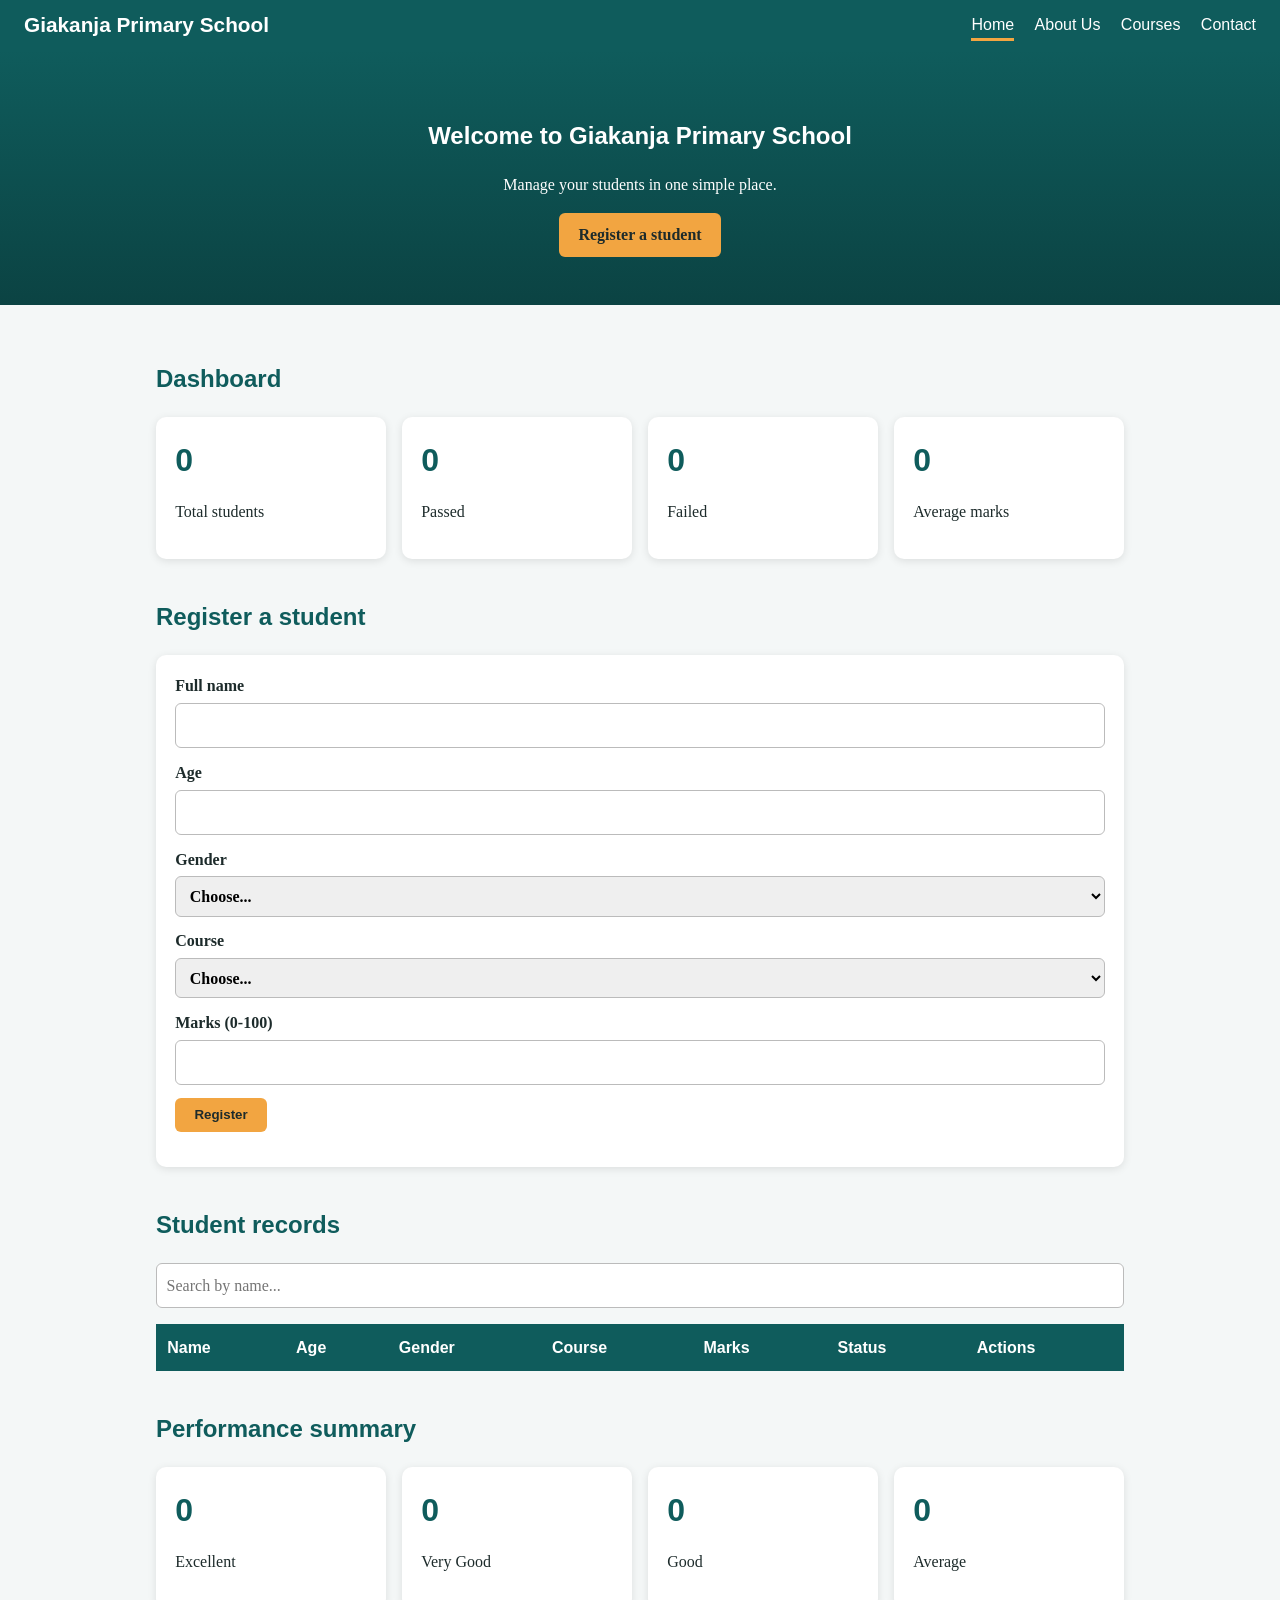
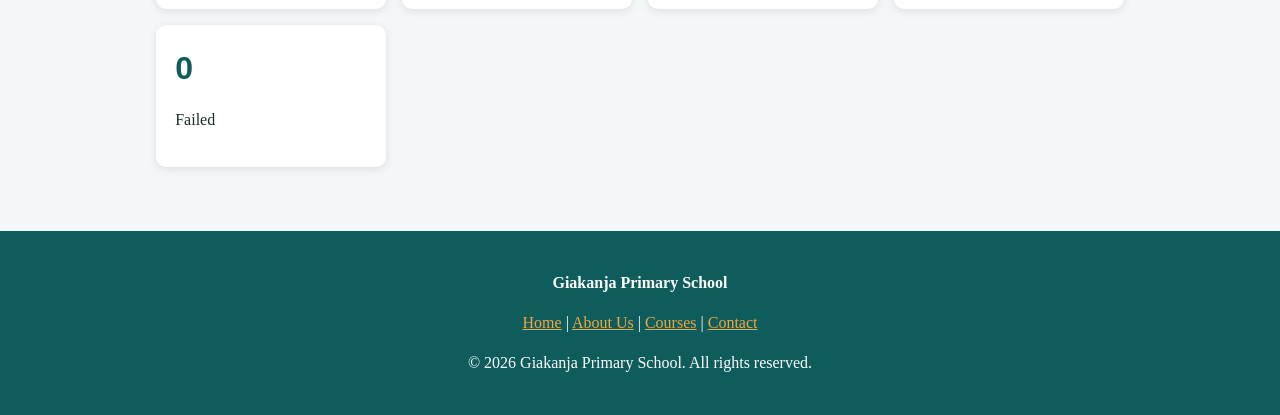
<file: index.html>
<!DOCTYPE html>
<html lang="en">
<head>
  <meta charset="UTF-8">
  <meta name="viewport" content="width=device-width, initial-scale=1">
  <title>Home | Giakanja Primary School</title>
  <link rel="stylesheet" href="css/style.css">
</head>
<body>
<header>
  <a class="logo" href="index.html">Giakanja Primary School</a>
  <button id="menuBtn" aria-label="Menu">&#9776;</button>
  <nav id="nav">
    <a href="index.html" class="active">Home</a>
    <a href="about.html" >About Us</a>
    <a href="courses.html" >Courses</a>
    <a href="contact.html" >Contact</a>
  </nav>
</header>
<section class="hero">
  <h1>Welcome to Giakanja Primary School</h1>
  <p>Manage your students in one simple place.</p>
  <a class="btn" href="#register">Register a student</a>
</section>

<main>
  <h2>Dashboard</h2>
  <div class="grid stats">
    <div class="card"><h3 id="total">0</h3><p>Total students</p></div>
    <div class="card"><h3 id="passed">0</h3><p>Passed</p></div>
    <div class="card"><h3 id="failed">0</h3><p>Failed</p></div>
    <div class="card"><h3 id="average">0</h3><p>Average marks</p></div>
  </div>

  <h2 id="register">Register a student</h2>
  <form id="studentForm" class="card">
    <label>Full name <input id="name" type="text"></label>
    <label>Age <input id="age" type="number"></label>
    <label>Gender
      <select id="gender"><option value="">Choose...</option><option>Female</option><option>Male</option></select>
    </label>
    <label>Course <select id="course"><option value="">Choose...</option></select></label>
    <label>Marks (0-100) <input id="marks" type="number"></label>
    <button class="btn" type="submit">Register</button>
    <p id="formMessage"></p>
  </form>

  <h2>Student records</h2>
  <input id="search" type="text" placeholder="Search by name...">
  <div class="scroll">
    <table>
      <thead><tr><th>Name</th><th>Age</th><th>Gender</th><th>Course</th><th>Marks</th><th>Status</th><th>Actions</th></tr></thead>
      <tbody id="tableBody"></tbody>
    </table>
  </div>
  <p id="searchMessage" class="error"></p>

  <h2>Performance summary</h2>
  <div id="summary" class="grid stats"></div>
</main>
<footer>
  <p><b>Giakanja Primary School</b></p>
  <p><a href="index.html">Home</a> | <a href="about.html">About Us</a> | <a href="courses.html">Courses</a> | <a href="contact.html">Contact</a></p>
  <p>&copy; 2026 Giakanja Primary School. All rights reserved.</p>
</footer>
<script src="js/script.js"></script>
</body>
</html>
</file>
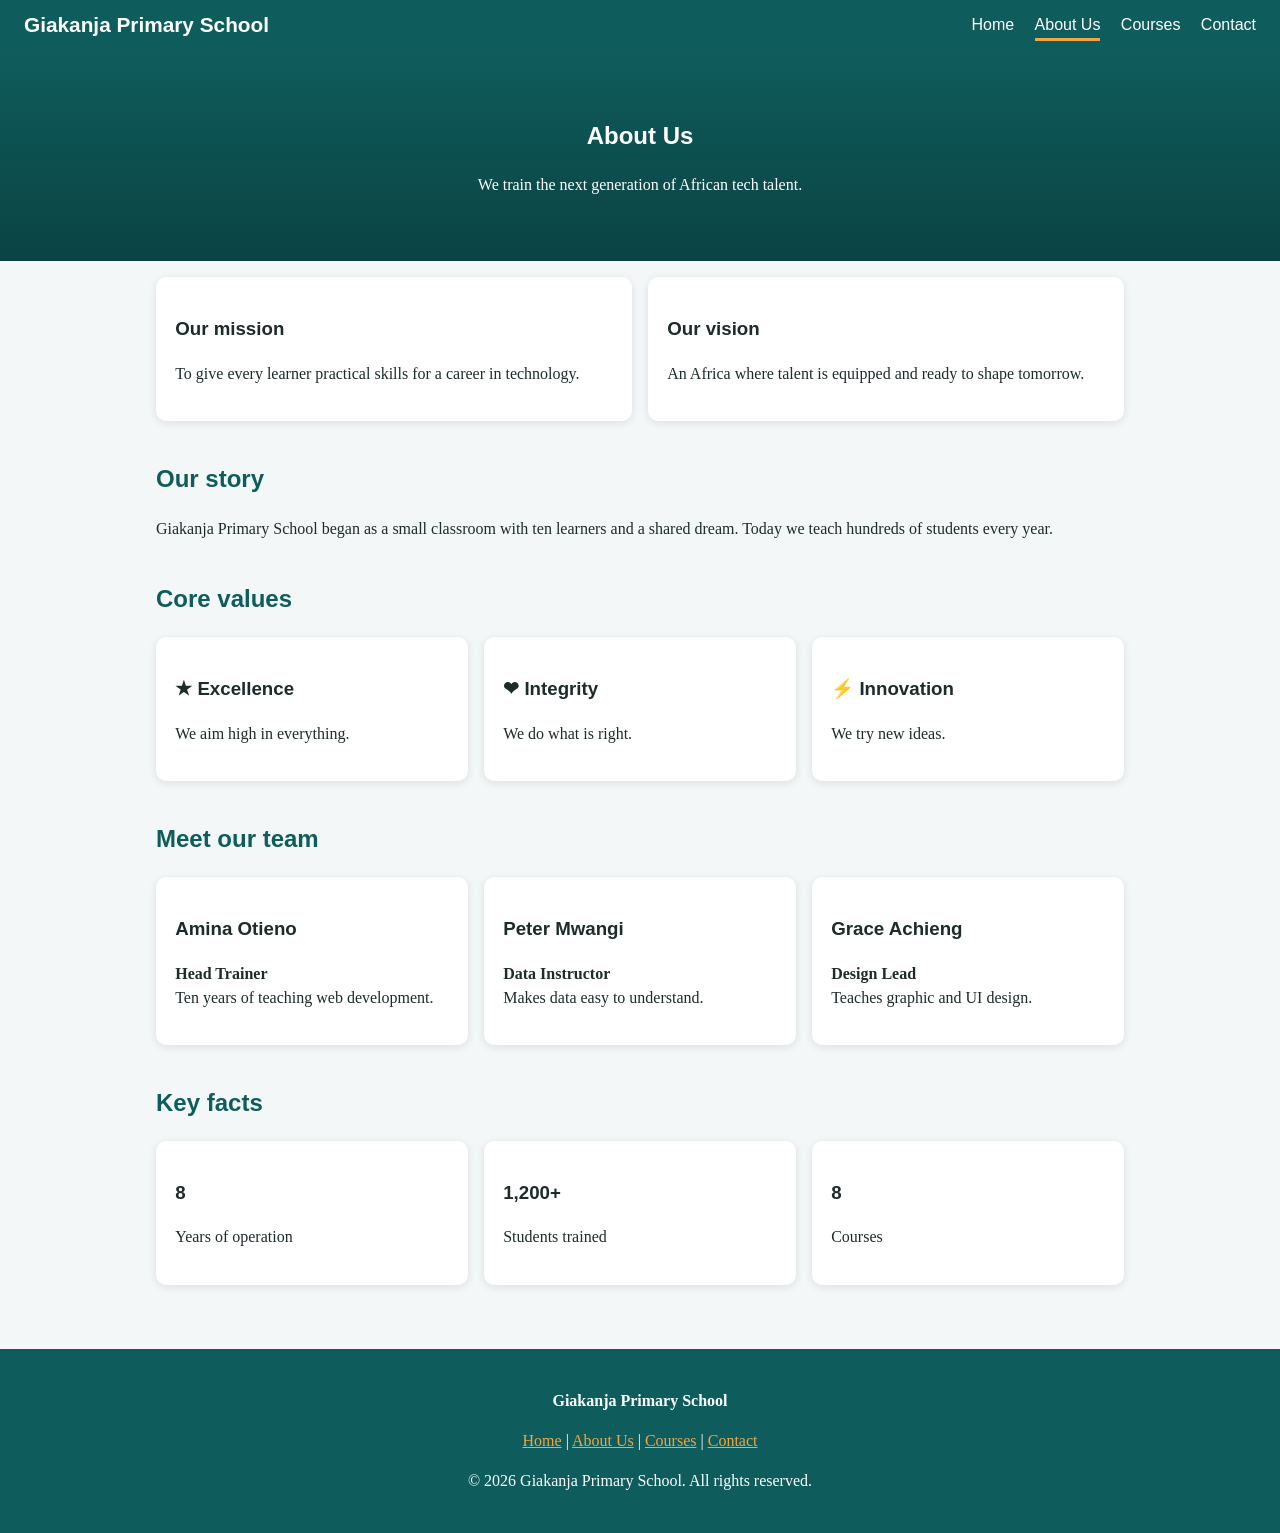
<file: about.html>
<!DOCTYPE html>
<html lang="en">
<head>
  <meta charset="UTF-8">
  <meta name="viewport" content="width=device-width, initial-scale=1">
  <title>About Us | Giakanja Primary School</title>
  <link rel="stylesheet" href="css/style.css">
</head>
<body>
<header>
  <a class="logo" href="index.html">Giakanja Primary School</a>
  <button id="menuBtn" aria-label="Menu">&#9776;</button>
  <nav id="nav">
    <a href="index.html" >Home</a>
    <a href="about.html" class="active">About Us</a>
    <a href="courses.html" >Courses</a>
    <a href="contact.html" >Contact</a>
  </nav>
</header>
<section class="hero">
  <h1>About Us</h1>
  <p>We train the next generation of African tech talent.</p>
</section>
<main>
  <div class="grid two">
    <div class="card"><h3>Our mission</h3><p>To give every learner practical skills for a career in technology.</p></div>
    <div class="card"><h3>Our vision</h3><p>An Africa where talent is equipped and ready to shape tomorrow.</p></div>
  </div>

  <h2>Our story</h2>
  <p>Giakanja Primary School began as a small classroom with ten learners and a shared dream. Today we teach hundreds of students every year.</p>

  <h2>Core values</h2>
  <div class="grid">
    <div class="card"><h3>&#9733; Excellence</h3><p>We aim high in everything.</p></div>
    <div class="card"><h3>&#10084; Integrity</h3><p>We do what is right.</p></div>
    <div class="card"><h3>&#9889; Innovation</h3><p>We try new ideas.</p></div>
  </div>

  <h2>Meet our team</h2>
  <div class="grid">
    <div class="card"><h3>Amina Otieno</h3><p><b>Head Trainer</b><br>Ten years of teaching web development.</p></div>
    <div class="card"><h3>Peter Mwangi</h3><p><b>Data Instructor</b><br>Makes data easy to understand.</p></div>
    <div class="card"><h3>Grace Achieng</h3><p><b>Design Lead</b><br>Teaches graphic and UI design.</p></div>
  </div>

  <h2>Key facts</h2>
  <div class="grid">
    <div class="card"><h3>8</h3><p>Years of operation</p></div>
    <div class="card"><h3>1,200+</h3><p>Students trained</p></div>
    <div class="card"><h3>8</h3><p>Courses</p></div>
  </div>
</main>
<footer>
  <p><b>Giakanja Primary School</b></p>
  <p><a href="index.html">Home</a> | <a href="about.html">About Us</a> | <a href="courses.html">Courses</a> | <a href="contact.html">Contact</a></p>
  <p>&copy; 2026 Giakanja Primary School. All rights reserved.</p>
</footer>
<script src="js/script.js"></script>
</body>
</html>
</file>
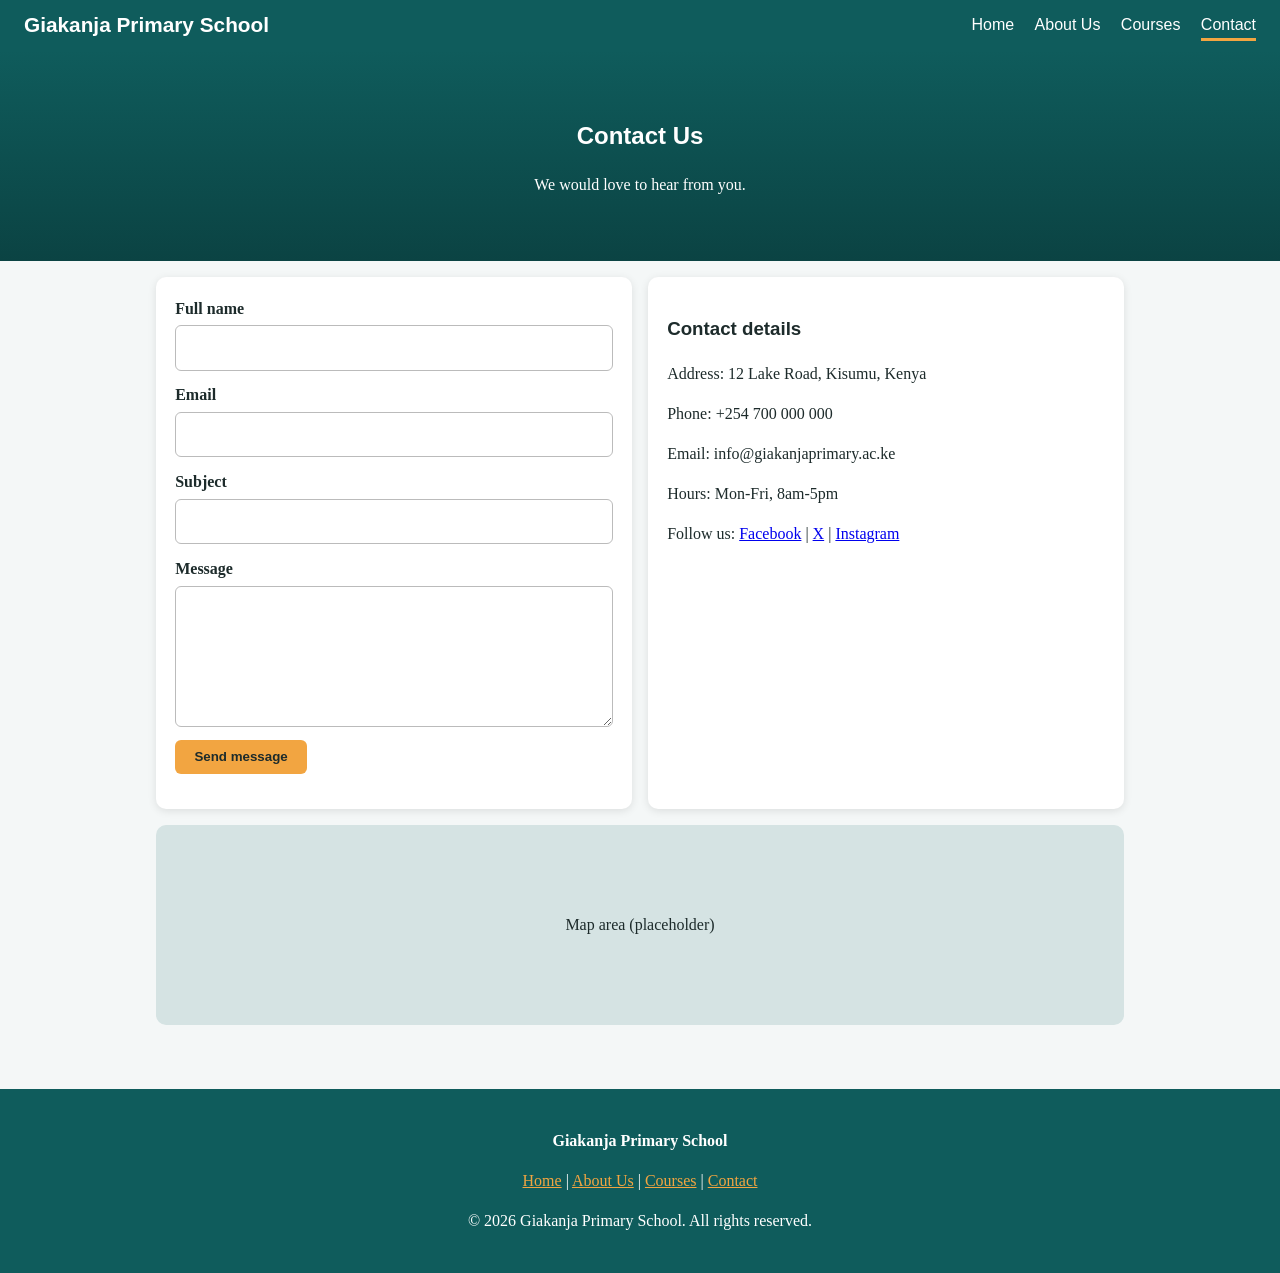
<file: contact.html>
<!DOCTYPE html>
<html lang="en">
<head>
  <meta charset="UTF-8">
  <meta name="viewport" content="width=device-width, initial-scale=1">
  <title>Contact | Giakanja Primary School</title>
  <link rel="stylesheet" href="css/style.css">
</head>
<body>
<header>
  <a class="logo" href="index.html">Giakanja Primary School</a>
  <button id="menuBtn" aria-label="Menu">&#9776;</button>
  <nav id="nav">
    <a href="index.html" >Home</a>
    <a href="about.html" >About Us</a>
    <a href="courses.html" >Courses</a>
    <a href="contact.html" class="active">Contact</a>
  </nav>
</header>
<section class="hero">
  <h1>Contact Us</h1>
  <p>We would love to hear from you.</p>
</section>
<main>
  <div class="grid two">
    <form id="contactForm" class="card">
      <label>Full name <input id="cName" type="text"></label>
      <label>Email <input id="cEmail" type="text"></label>
      <label>Subject <input id="cSubject" type="text"></label>
      <label>Message <textarea id="cMessage" rows="5"></textarea></label>
      <button class="btn" type="submit">Send message</button>
      <p id="contactMessage"></p>
    </form>
    <div class="card">
      <h3>Contact details</h3>
      <p>Address: 12 Lake Road, Kisumu, Kenya</p>
      <p>Phone: +254 700 000 000</p>
      <p>Email: info@giakanjaprimary.ac.ke</p>
      <p>Hours: Mon-Fri, 8am-5pm</p>
      <p>Follow us: <a href="#">Facebook</a> | <a href="#">X</a> | <a href="#">Instagram</a></p>
    </div>
  </div>
  <div class="map">Map area (placeholder)</div>
</main>
<footer>
  <p><b>Giakanja Primary School</b></p>
  <p><a href="index.html">Home</a> | <a href="about.html">About Us</a> | <a href="courses.html">Courses</a> | <a href="contact.html">Contact</a></p>
  <p>&copy; 2026 Giakanja Primary School. All rights reserved.</p>
</footer>
<script src="js/script.js"></script>
</body>
</html>
</file>
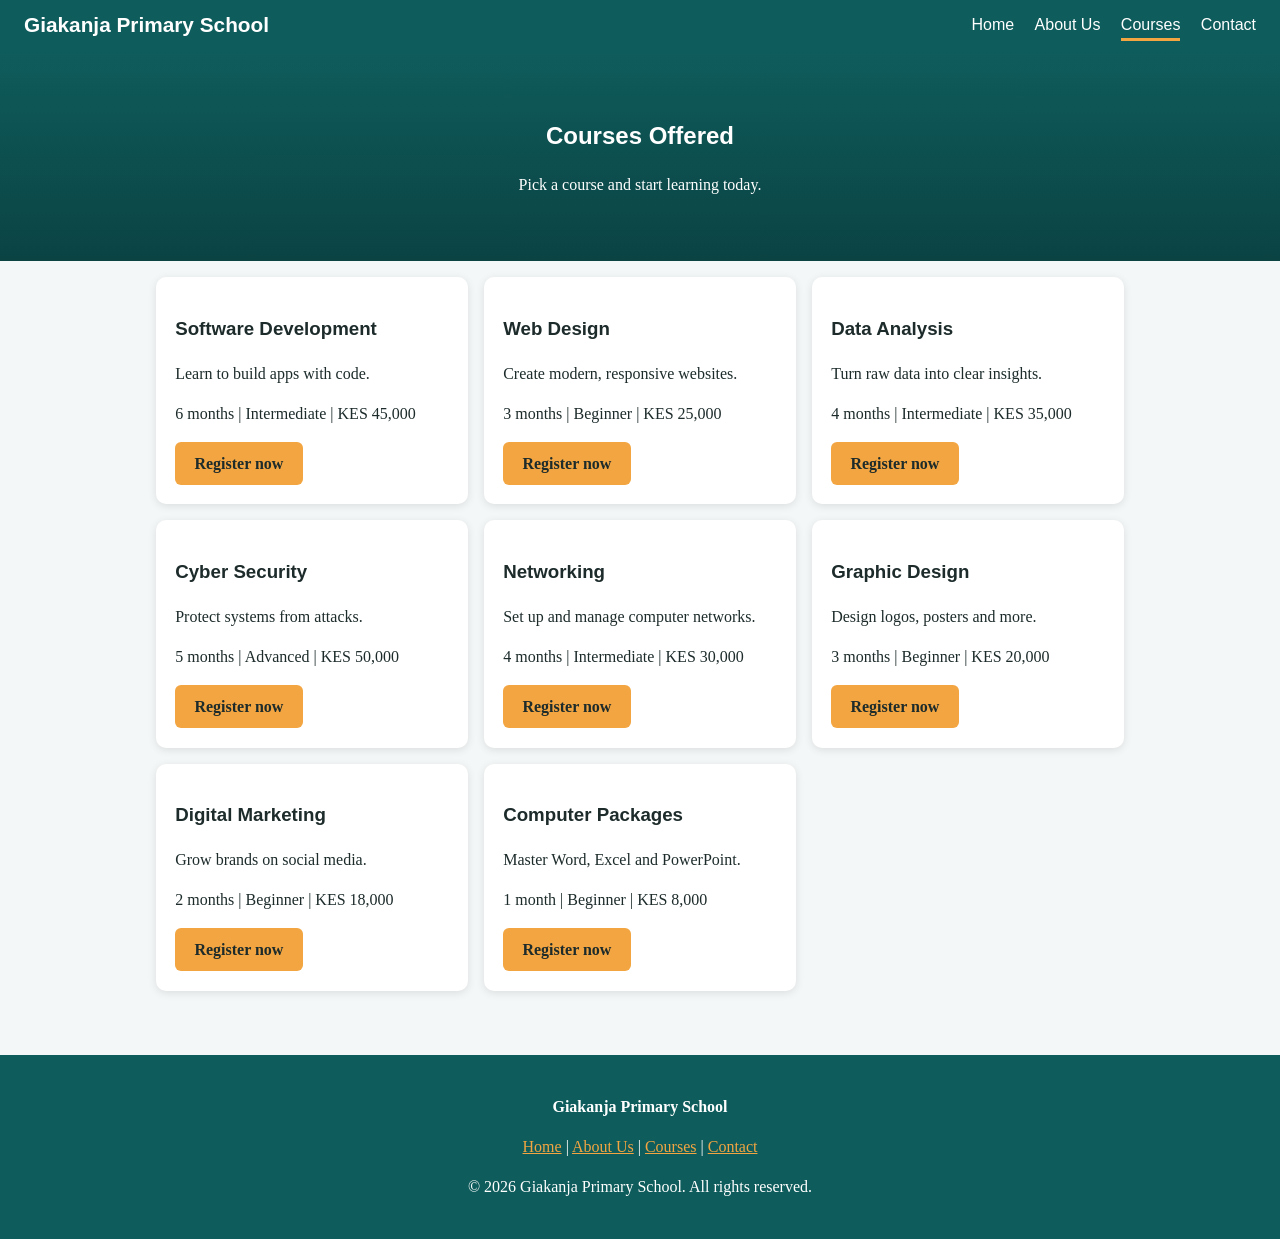
<file: courses.html>
<!DOCTYPE html>
<html lang="en">
<head>
  <meta charset="UTF-8">
  <meta name="viewport" content="width=device-width, initial-scale=1">
  <title>Courses | Giakanja Primary School</title>
  <link rel="stylesheet" href="css/style.css">
</head>
<body>
<header>
  <a class="logo" href="index.html">Giakanja Primary School</a>
  <button id="menuBtn" aria-label="Menu">&#9776;</button>
  <nav id="nav">
    <a href="index.html" >Home</a>
    <a href="about.html" >About Us</a>
    <a href="courses.html" class="active">Courses</a>
    <a href="contact.html" >Contact</a>
  </nav>
</header>
<section class="hero">
  <h1>Courses Offered</h1>
  <p>Pick a course and start learning today.</p>
</section>
<main>
  <div id="courseGrid" class="grid"></div>
</main>
<footer>
  <p><b>Giakanja Primary School</b></p>
  <p><a href="index.html">Home</a> | <a href="about.html">About Us</a> | <a href="courses.html">Courses</a> | <a href="contact.html">Contact</a></p>
  <p>&copy; 2026 Giakanja Primary School. All rights reserved.</p>
</footer>
<script src="js/script.js"></script>
</body>
</html>
</file>
<file: css/style.css>
/* Colour theme stored in variables */
:root {
  --main: #0f5c5c;
  --accent: #f2a541;
  --light: #f4f7f7;
  --text: #1d2b2b;
  --good: #1e8e3e;
  --bad: #d93025;
}

* { box-sizing: border-box; }
body { margin: 0; font-family: Georgia, serif; color: var(--text); background: var(--light); line-height: 1.5; }
h1, h2, h3, nav, button, th { font-family: Arial, sans-serif; }
main { max-width: 1000px; margin: auto; padding: 1rem; }
h2 { margin-top: 2.5rem; color: var(--main); }

/* Header and navigation */
header { display: flex; justify-content: space-between; align-items: center; flex-wrap: wrap;
         background: var(--main); padding: 0.8rem 1.5rem; }
.logo { color: white; font: bold 1.3rem Arial; text-decoration: none; }
nav a { color: white; text-decoration: none; margin-left: 1rem; padding: 0.3rem 0; border-bottom: 3px solid transparent; transition: 0.3s; }
nav a:hover, nav a.active { border-color: var(--accent); }
#menuBtn { display: none; background: none; color: white; border: 0; font-size: 1.8rem; cursor: pointer; }

/* Hero */
.hero { background: linear-gradient(var(--main), #0b4343); color: white; text-align: center; padding: 3rem 1rem; }

/* Cards and grids */
.grid { display: grid; grid-template-columns: repeat(3, 1fr); gap: 1rem; }
.grid.two { grid-template-columns: repeat(2, 1fr); }
.grid.stats { grid-template-columns: repeat(4, 1fr); }
.card { background: white; padding: 1.2rem; border-radius: 10px; box-shadow: 0 2px 8px rgba(0,0,0,0.1); transition: 0.3s; }
.card:hover { transform: translateY(-3px); }
.stats h3 { font-size: 2rem; margin: 0; color: var(--main); }

/* Forms and buttons */
label { display: block; margin-bottom: 0.8rem; font-weight: bold; }
input, select, textarea { display: block; width: 100%; padding: 0.6rem; margin-top: 0.3rem; border: 1px solid #bbb; border-radius: 6px; font: inherit; }
input:focus, select:focus, textarea:focus { outline: 2px solid var(--accent); border-color: var(--accent); }
.btn, button { background: var(--accent); color: var(--text); border: 0; padding: 0.6rem 1.2rem; border-radius: 6px; font-weight: bold; cursor: pointer; text-decoration: none; display: inline-block; transition: 0.3s; }
.btn:hover, button:hover { filter: brightness(0.9); }
.error { color: var(--bad); }
.success { color: var(--good); }

/* Table */
.scroll { overflow-x: auto; }
table { width: 100%; border-collapse: collapse; background: white; margin-top: 1rem; }
th { background: var(--main); color: white; text-align: left; }
th, td { padding: 0.7rem; }
tr:hover td { background: #eef5f5; }
.Excellent, .Very { color: var(--good); font-weight: bold; }
.Good { color: #5a9a1e; font-weight: bold; }
.Average { color: #c77d00; font-weight: bold; }
.Failed { color: var(--bad); font-weight: bold; }
td button { padding: 0.3rem 0.6rem; margin-right: 0.3rem; }

.map { background: #d5e3e3; height: 200px; margin-top: 1rem; display: grid; place-items: center; border-radius: 10px; }

/* Footer */
footer { background: var(--main); color: white; text-align: center; padding: 1.5rem; margin-top: 3rem; }
footer a { color: var(--accent); }

/* Tablet */
@media (max-width: 900px) {
  .grid, .grid.stats { grid-template-columns: repeat(2, 1fr); }
}
/* Mobile */
@media (max-width: 600px) {
  .grid, .grid.two, .grid.stats { grid-template-columns: 1fr; }
  #menuBtn { display: block; }
  nav { display: none; width: 100%; }
  nav.open { display: block; }
  nav a { display: block; margin: 0.5rem 0; }
}
</file>
